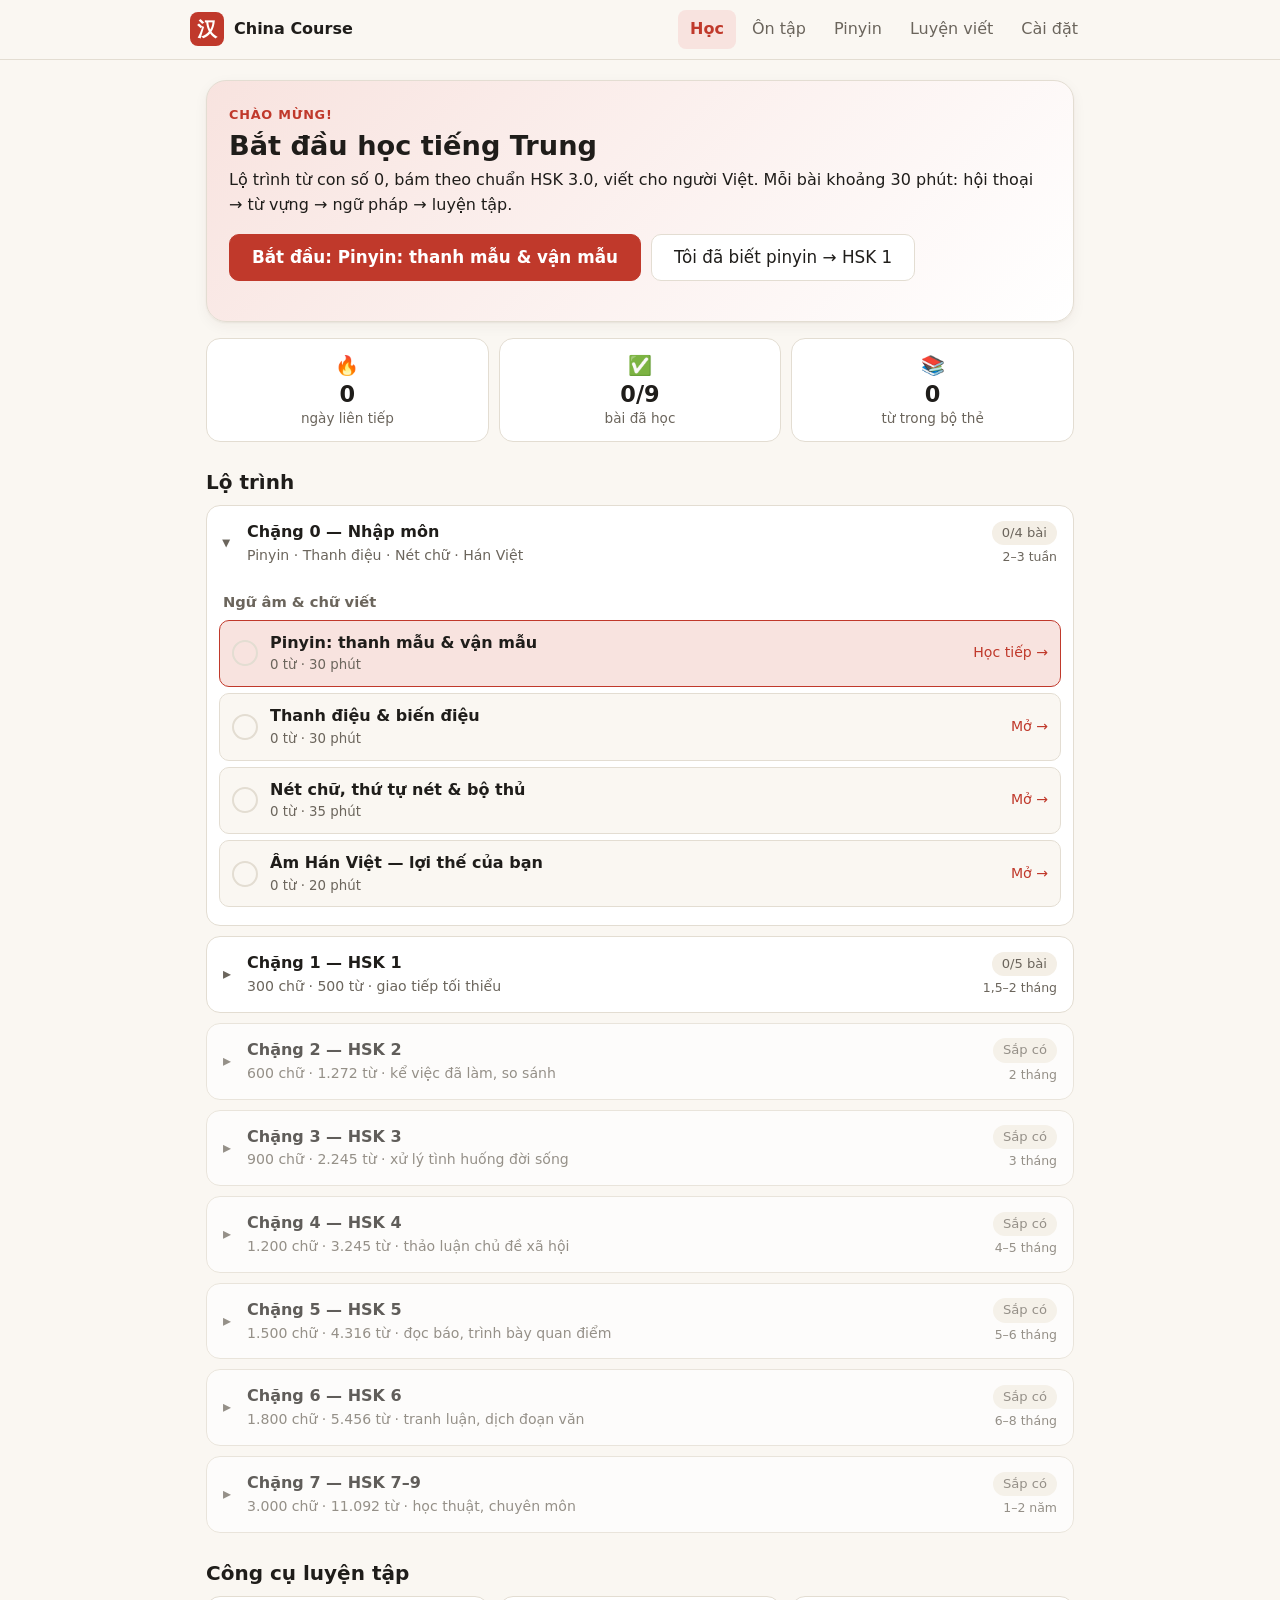
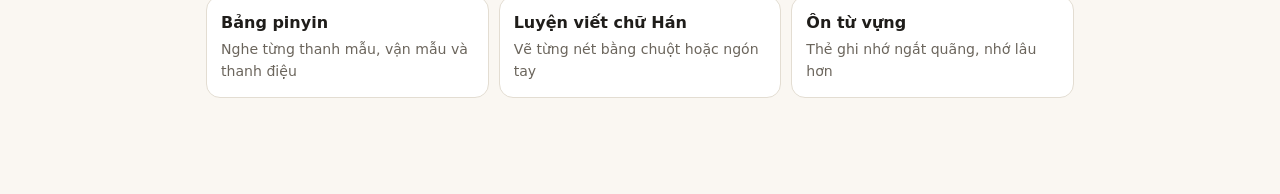
<file: index.html>
<!doctype html>
<html lang="vi">
<head>
  <meta charset="utf-8">
  <meta name="viewport" content="width=device-width, initial-scale=1">
  <title>China Course — Học tiếng Trung</title>
  <meta http-equiv="refresh" content="0; url=app/">
  <link rel="canonical" href="app/">
</head>
<body>
  <p>Đang chuyển đến <a href="app/">ứng dụng học tiếng Trung</a>…</p>
</body>
</html>
</file>
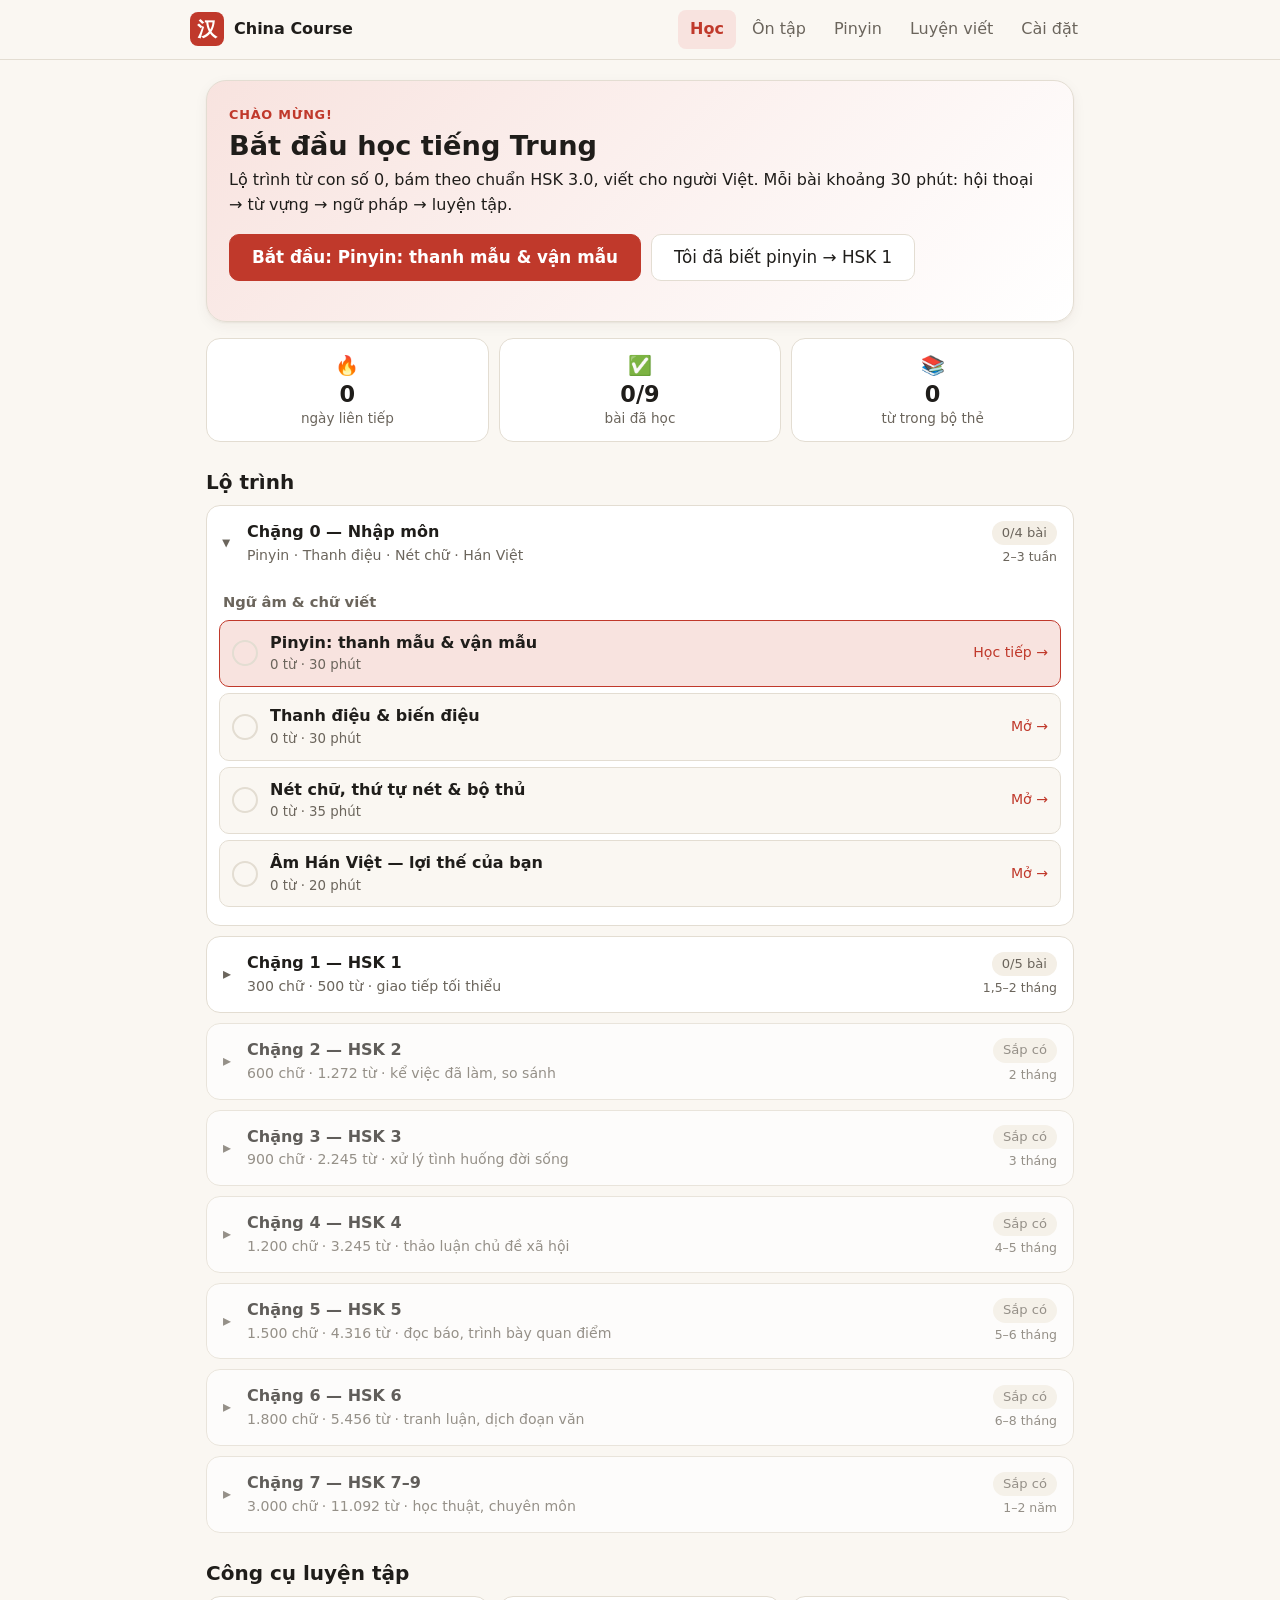
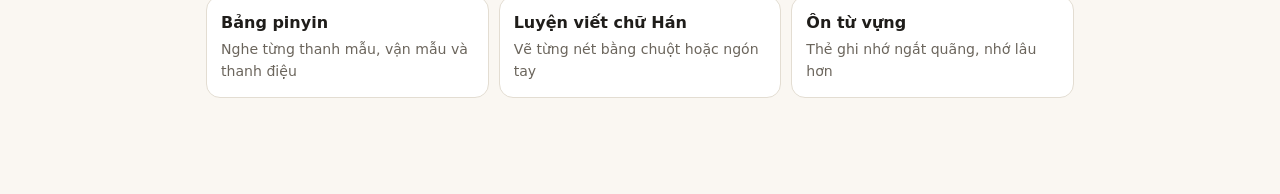
<file: app/index.html>
<!doctype html>
<html lang="vi">
<head>
  <meta charset="utf-8">
  <meta name="viewport" content="width=device-width, initial-scale=1, viewport-fit=cover">
  <title>China Course — Học tiếng Trung</title>
  <meta name="description" content="Lộ trình học tiếng Trung cho người Việt, bám theo HSK 3.0: bài học, nghe đọc, ôn từ vựng, luyện viết chữ Hán.">
  <meta name="theme-color" content="#c0392b">
  <link rel="icon" href="data:image/svg+xml,%3Csvg xmlns='http://www.w3.org/2000/svg' viewBox='0 0 64 64'%3E%3Crect width='64' height='64' rx='12' fill='%23c0392b'/%3E%3Ctext x='32' y='46' font-size='38' text-anchor='middle' fill='white' font-family='sans-serif'%3E汉%3C/text%3E%3C/svg%3E">
  <link rel="stylesheet" href="style.css">
</head>
<body data-py="1" data-vi="1">
  <a class="skip" href="#app">Bỏ qua điều hướng</a>

  <header class="topbar">
    <a class="brand" href="#hoc" aria-label="China Course — trang chủ"><span class="seal" aria-hidden="true">汉</span><span>China Course</span></a>
    <nav class="topnav" aria-label="Chính">
      <a href="#hoc" data-route="home">Học</a>
      <a href="#on-tap" data-route="review">Ôn tập <span class="due-badge" hidden></span></a>
      <a href="#pinyin" data-route="pinyin">Pinyin</a>
      <a href="#luyen-viet" data-route="write">Luyện viết</a>
      <a href="#cai-dat" data-route="settings">Cài đặt</a>
    </nav>
  </header>

  <main id="app" tabindex="-1">
    <noscript><p style="padding:24px">Ứng dụng cần JavaScript để chạy. Hãy bật JavaScript trong trình duyệt.</p></noscript>
  </main>

  <nav class="tabbar" aria-label="Chính (điện thoại)">
    <a href="#hoc" data-route="home"><svg viewBox="0 0 24 24" aria-hidden="true"><path d="M4 5a2 2 0 012-2h13v15H6a2 2 0 00-2 2V5z" fill="none" stroke="currentColor" stroke-width="2" stroke-linejoin="round"/><path d="M8 7h7M8 11h5" stroke="currentColor" stroke-width="2" stroke-linecap="round"/><path d="M4 20a2 2 0 002 2h13" fill="none" stroke="currentColor" stroke-width="2" stroke-linecap="round"/></svg><span>Học</span></a>
    <a href="#on-tap" data-route="review"><svg viewBox="0 0 24 24" aria-hidden="true"><rect x="3" y="7" width="14" height="12" rx="2" fill="none" stroke="currentColor" stroke-width="2"/><path d="M7 4h12a2 2 0 012 2v10" fill="none" stroke="currentColor" stroke-width="2" stroke-linecap="round"/></svg><span>Ôn tập</span><i class="due-badge" hidden></i></a>
    <a href="#pinyin" data-route="pinyin"><svg viewBox="0 0 24 24" aria-hidden="true"><path d="M4 5h16v11H10l-4 4v-4H4z" fill="none" stroke="currentColor" stroke-width="2" stroke-linejoin="round"/><path d="M9 11h6" stroke="currentColor" stroke-width="2" stroke-linecap="round"/></svg><span>Pinyin</span></a>
    <a href="#luyen-viet" data-route="write"><svg viewBox="0 0 24 24" aria-hidden="true"><path d="M4 20l1-4L16.5 4.5a2 2 0 012.8 0l.2.2a2 2 0 010 2.8L8 19l-4 1z" fill="none" stroke="currentColor" stroke-width="2" stroke-linejoin="round"/></svg><span>Viết</span></a>
    <a href="#cai-dat" data-route="settings"><svg viewBox="0 0 24 24" aria-hidden="true"><path d="M4 7h10M18 7h2M4 17h2M10 17h10" stroke="currentColor" stroke-width="2" stroke-linecap="round"/><circle cx="16" cy="7" r="2" fill="none" stroke="currentColor" stroke-width="2"/><circle cx="8" cy="17" r="2" fill="none" stroke="currentColor" stroke-width="2"/></svg><span>Cài đặt</span></a>
  </nav>

  <div id="toast" class="toast" role="status" aria-live="polite" hidden></div>
  <div id="modal" hidden></div>

  <script src="js/core.js"></script>
  <script src="content/pinyin.js"></script>
  <script src="content/stage0.js"></script>
  <script src="content/hsk1.js"></script>
  <script src="content/course.js"></script>
  <script src="js/views.js"></script>
  <script src="js/main.js"></script>
</body>
</html>
</file>
<file: app/style.css>
:root {
  --bg: #faf7f2;
  --surface: #ffffff;
  --surface-2: #f4efe6;
  --text: #1f1d1a;
  --muted: #6b655c;
  --border: #e3ddd2;
  --accent: #c0392b;
  --accent-ink: #ffffff;
  --accent-soft: #f8e3df;
  --ok: #2e7d4f;
  --ok-soft: #e1f2e8;
  --warn: #9a6b00;
  --warn-soft: #fbf0d3;
  --bad: #c0392b;
  --bad-soft: #f8e3df;
  --orange: #e08a1e;
  --blue: #2a6fb0;
  --radius: 14px;
  --shadow: 0 1px 2px rgba(60, 40, 20, .06), 0 4px 14px rgba(60, 40, 20, .05);
  --zh: "PingFang SC", "Hiragino Sans GB", "Noto Sans SC", "Microsoft YaHei", "Source Han Sans SC", sans-serif;
  --sans: system-ui, -apple-system, "Segoe UI", Roboto, "Helvetica Neue", sans-serif;
  color-scheme: light;
}

@media (prefers-color-scheme: dark) {
  :root:not([data-theme="light"]) {
    --bg: #171614; --surface: #22201d; --surface-2: #2b2824; --text: #f1ece4; --muted: #a79f93;
    --border: #3a3631; --accent: #e0645a; --accent-ink: #1a0b09; --accent-soft: #4a2622;
    --ok: #6cc08b; --ok-soft: #1f3a2a; --warn: #e3b64f; --warn-soft: #3d3216;
    --bad: #ef7f74; --bad-soft: #4a2622; --orange: #f0a74a; --blue: #6aa9e6;
    --shadow: 0 1px 2px rgba(0, 0, 0, .4); color-scheme: dark;
  }
}
:root[data-theme="dark"] {
  --bg: #171614; --surface: #22201d; --surface-2: #2b2824; --text: #f1ece4; --muted: #a79f93;
  --border: #3a3631; --accent: #e0645a; --accent-ink: #1a0b09; --accent-soft: #4a2622;
  --ok: #6cc08b; --ok-soft: #1f3a2a; --warn: #e3b64f; --warn-soft: #3d3216;
  --bad: #ef7f74; --bad-soft: #4a2622; --orange: #f0a74a; --blue: #6aa9e6;
  --shadow: 0 1px 2px rgba(0, 0, 0, .4); color-scheme: dark;
}

* { box-sizing: border-box; }
html { -webkit-text-size-adjust: 100%; }
body {
  margin: 0;
  background: var(--bg);
  color: var(--text);
  font: 16px/1.55 var(--sans);
  padding-bottom: env(safe-area-inset-bottom);
}
body.noscroll { overflow: hidden; }
[hidden] { display: none !important; }
a { color: inherit; }
h1, h2, h3, h4 { line-height: 1.25; margin: 0 0 .5em; }
h1 { font-size: 1.7rem; }
h2 { font-size: 1.25rem; margin-top: 1.6em; }
h3 { font-size: 1.05rem; }
h4 { font-size: .95rem; margin: 1em 0 .4em; color: var(--muted); text-transform: uppercase; letter-spacing: .03em; }
p { margin: 0 0 .8em; }
.muted { color: var(--muted); }
:lang(zh), [lang="zh"], .zh { font-family: var(--zh); }
code { background: var(--surface-2); padding: 1px 5px; border-radius: 4px; }
small { color: var(--muted); }

.skip { position: absolute; left: -999px; top: 0; background: var(--accent); color: var(--accent-ink); padding: 8px 12px; z-index: 100; }
.skip:focus { left: 8px; top: 8px; }

button, select, input { font: inherit; color: inherit; }
button { cursor: pointer; }
:focus-visible { outline: 3px solid var(--accent); outline-offset: 2px; }
button:disabled { cursor: not-allowed; opacity: .55; }

/* ---------- Khung chính ---------- */
.topbar {
  position: sticky; top: 0; z-index: 20;
  display: flex; align-items: center; justify-content: space-between; gap: 16px;
  padding: 10px max(16px, calc((100vw - 900px) / 2));
  background: color-mix(in srgb, var(--bg) 92%, transparent);
  backdrop-filter: blur(8px);
  border-bottom: 1px solid var(--border);
}
.brand { display: flex; align-items: center; gap: 10px; text-decoration: none; font-weight: 700; }
.seal {
  display: grid; place-items: center; width: 34px; height: 34px; border-radius: 8px;
  background: var(--accent); color: var(--accent-ink); font: 700 20px/1 var(--zh);
}
.topnav { display: flex; gap: 4px; }
.topnav a {
  text-decoration: none; padding: 7px 12px; border-radius: 8px; color: var(--muted); font-weight: 500;
}
.topnav a:hover { background: var(--surface-2); color: var(--text); }
.topnav a[aria-current="page"] { background: var(--accent-soft); color: var(--accent); font-weight: 600; }
.due-badge {
  display: inline-block; min-width: 20px; padding: 0 6px; border-radius: 10px; background: var(--accent); color: var(--accent-ink);
  font: 700 12px/20px var(--sans); text-align: center; font-style: normal; margin-left: 4px;
}

main { max-width: 900px; margin: 0 auto; padding: 20px 16px 96px; outline: none; }

.tabbar { display: none; }

@media (max-width: 720px) {
  .topnav { display: none; }
  .tabbar {
    display: grid; grid-template-columns: repeat(5, 1fr);
    position: fixed; left: 0; right: 0; bottom: 0; z-index: 30;
    background: var(--surface); border-top: 1px solid var(--border);
    padding-bottom: env(safe-area-inset-bottom);
  }
  .tabbar a {
    position: relative; display: flex; flex-direction: column; align-items: center; gap: 2px;
    padding: 8px 0 7px; text-decoration: none; color: var(--muted); font-size: .72rem;
  }
  .tabbar svg { width: 22px; height: 22px; }
  .tabbar a[aria-current="page"] { color: var(--accent); font-weight: 600; }
  .tabbar .due-badge { position: absolute; top: 3px; left: calc(50% + 6px); min-width: 17px; font-size: 11px; line-height: 17px; padding: 0 4px; }
  h1 { font-size: 1.45rem; }
}

/* ---------- Nút & điều khiển ---------- */
.btn {
  display: inline-flex; align-items: center; justify-content: center; gap: 6px;
  padding: 9px 16px; border-radius: 10px; border: 1px solid var(--border);
  background: var(--surface); text-decoration: none; font-weight: 500; line-height: 1.3;
}
.btn:hover { border-color: var(--accent); }
.btn.primary { background: var(--accent); border-color: var(--accent); color: var(--accent-ink); font-weight: 600; }
.btn.primary:hover { filter: brightness(1.06); }
.btn.big { padding: 12px 22px; font-size: 1.05rem; }
.btn.small { padding: 5px 10px; font-size: .88rem; }
.btn.danger { color: var(--bad); border-color: var(--bad); }
.linkish { background: none; border: 0; color: var(--muted); text-decoration: underline; padding: 6px 0; }
.say {
  flex: none; display: inline-grid; place-items: center; width: 38px; height: 38px; border-radius: 50%;
  border: 1px solid var(--border); background: var(--surface); color: var(--accent);
}
.say:hover, .say.playing { background: var(--accent); color: var(--accent-ink); border-color: var(--accent); }
.say.big { width: 48px; height: 48px; }
.say.inline { width: 30px; height: 30px; vertical-align: middle; }
.inline-ic { display: inline-block; vertical-align: -5px; color: var(--accent); }
.actions-row { display: flex; flex-wrap: wrap; gap: 8px; align-items: center; margin: 0 0 14px; }
.actions-row.center { justify-content: center; }
.hero-actions { display: flex; flex-wrap: wrap; gap: 10px; margin: 16px 0; }
.chips-row { display: flex; flex-wrap: wrap; gap: 8px; margin: 10px 0 14px; }
.chip {
  padding: 5px 14px; border-radius: 999px; border: 1px solid var(--border); background: var(--surface); font-size: .9rem;
}
.chip[aria-pressed="true"] { background: var(--accent-soft); border-color: var(--accent); color: var(--accent); font-weight: 600; }
.pill {
  display: inline-block; padding: 2px 10px; border-radius: 999px; background: var(--surface-2); color: var(--muted);
  font-size: .82rem; white-space: nowrap;
}
.pill.ok { background: var(--ok-soft); color: var(--ok); font-weight: 600; }

.callout {
  border-radius: var(--radius); padding: 12px 16px; margin: 14px 0; border: 1px solid var(--border); background: var(--surface-2);
}
.callout p { margin: 4px 0 0; }
.callout.tip { background: var(--accent-soft); border-color: transparent; }
.callout.warn { background: var(--warn-soft); border-color: transparent; }
.callout.ok { background: var(--ok-soft); border-color: transparent; }

.bar { height: 6px; background: var(--surface-2); border-radius: 3px; overflow: hidden; }
.bar > i { display: block; height: 100%; background: var(--accent); transition: width .25s; }
.bar.slim { height: 5px; flex: 1; }

.table-wrap { overflow-x: auto; margin: 10px 0 14px; border: 1px solid var(--border); border-radius: 10px; background: var(--surface); }
table { border-collapse: collapse; width: 100%; font-size: .95rem; }
th, td { padding: 8px 12px; text-align: left; border-bottom: 1px solid var(--border); vertical-align: top; }
th { background: var(--surface-2); font-weight: 600; white-space: nowrap; }
tr:last-child td { border-bottom: 0; }
td { font-family: var(--zh), var(--sans); }

.page h1 { margin-bottom: .3em; }
.empty { text-align: center; padding: 40px 16px; background: var(--surface); border: 1px dashed var(--border); border-radius: var(--radius); }
.empty .big { font-size: 3rem; margin: 0; }

/* ---------- Trang chủ ---------- */
.hero {
  background: linear-gradient(135deg, var(--accent-soft), var(--surface));
  border: 1px solid var(--border); border-radius: 20px; padding: 24px 22px; margin-bottom: 16px; box-shadow: var(--shadow);
}
.hero h1 { margin-bottom: .2em; }
.eyebrow { color: var(--accent); font-weight: 700; text-transform: uppercase; letter-spacing: .06em; font-size: .8rem; margin-bottom: 4px; }
.due-card {
  display: flex; align-items: center; gap: 14px; padding: 14px 18px; margin-bottom: 16px; text-decoration: none;
  background: var(--surface); border: 1px solid var(--accent); border-radius: var(--radius);
}
.due-card .due-n {
  display: grid; place-items: center; min-width: 44px; height: 44px; border-radius: 50%; background: var(--accent); color: var(--accent-ink); font-weight: 700; font-size: 1.1rem;
}
.due-card .go { margin-left: auto; color: var(--accent); font-weight: 600; white-space: nowrap; }
.stats { display: grid; grid-template-columns: repeat(3, 1fr); gap: 10px; margin-bottom: 8px; }
.stat {
  display: flex; flex-direction: column; align-items: center; padding: 12px 6px; text-align: center;
  background: var(--surface); border: 1px solid var(--border); border-radius: var(--radius);
}
.stat b { font-size: 1.4rem; line-height: 1.2; }
.stat span:last-child { color: var(--muted); font-size: .85rem; }
.stat-i { font-size: 1.2rem; }

.roadmap h2, .tools h2 { margin-top: 1.4em; }
.stage {
  background: var(--surface); border: 1px solid var(--border); border-radius: var(--radius); margin-bottom: 10px; overflow: hidden;
}
.stage.soon { opacity: .7; }
.stage > summary {
  display: flex; align-items: center; justify-content: space-between; gap: 12px; padding: 14px 16px; cursor: pointer; list-style: none;
}
.stage > summary::-webkit-details-marker { display: none; }
.stage > summary::before { content: "▸"; color: var(--muted); margin-right: 4px; transition: transform .15s; }
.stage[open] > summary::before { transform: rotate(90deg); }
.st-head { flex: 1; min-width: 0; }
.st-title { display: block; font-weight: 700; }
.st-sub { display: block; color: var(--muted); font-size: .88rem; }
.st-meta { display: flex; flex-direction: column; align-items: flex-end; gap: 2px; }
.st-time { color: var(--muted); font-size: .78rem; }
.units { padding: 0 12px 12px; }
.unit { margin-top: 10px; }
.unit.soon { display: flex; justify-content: space-between; align-items: center; padding: 8px 12px; color: var(--muted); font-size: .92rem; }
.u-title { font-weight: 600; font-size: .92rem; color: var(--muted); margin: 0 4px 6px; }
.unit.soon .u-title { margin: 0; }
.lrow {
  display: flex; align-items: center; gap: 12px; padding: 10px 12px; margin-bottom: 6px; border-radius: 10px;
  border: 1px solid var(--border); text-decoration: none; background: var(--bg);
}
.lrow:hover { border-color: var(--accent); }
.lrow.next { border-color: var(--accent); background: var(--accent-soft); }
.lrow .ck {
  flex: none; display: grid; place-items: center; width: 26px; height: 26px; border-radius: 50%; border: 2px solid var(--border); color: #fff;
}
.lrow.done .ck { background: var(--ok); border-color: var(--ok); }
.lrow .lt { flex: 1; min-width: 0; font-weight: 600; }
.lrow .lt small { display: block; font-weight: 400; }
.lrow .go { color: var(--accent); font-size: .88rem; white-space: nowrap; }
.tool-grid { display: grid; grid-template-columns: repeat(3, 1fr); gap: 10px; }
.tool {
  display: flex; flex-direction: column; gap: 4px; padding: 14px; text-decoration: none; background: var(--surface);
  border: 1px solid var(--border); border-radius: var(--radius);
}
.tool:hover { border-color: var(--accent); }
.tool span { color: var(--muted); font-size: .88rem; }
@media (max-width: 720px) { .tool-grid { grid-template-columns: 1fr; } .st-meta { display: none; } }

/* ---------- Bài học ---------- */
.crumb { color: var(--muted); font-size: .85rem; margin-bottom: 6px; }
.crumb a { text-decoration: none; color: var(--accent); }
.steps { display: flex; gap: 6px; list-style: none; padding: 0; margin: 12px 0 8px; overflow-x: auto; scrollbar-width: none; }
.steps::-webkit-scrollbar { display: none; }
.step {
  flex: none; width: 34px; height: 34px; border-radius: 50%; border: 1px solid var(--border); background: var(--surface); font-weight: 600; font-size: .9rem; color: var(--muted);
}
.step.past { background: var(--ok-soft); border-color: transparent; color: var(--ok); }
.step.cur { background: var(--accent); border-color: var(--accent); color: var(--accent-ink); }
.step-body { margin-top: 18px; }
.step-title { margin-top: 0; font-size: 1.3rem; }
.step-nav { display: flex; justify-content: space-between; gap: 10px; margin: 24px 0 0; }
.checklist { list-style: none; padding: 0; }
.checklist li { padding: 8px 0 8px 30px; position: relative; border-bottom: 1px solid var(--border); }
.checklist li::before { content: "✓"; position: absolute; left: 6px; color: var(--ok); font-weight: 700; }

/* Hội thoại */
body[data-py="0"] .py { display: none; }
body[data-vi="0"] .dlg .vi:not(.shown) { filter: blur(6px); cursor: pointer; user-select: none; }
.dlg { background: var(--surface); border: 1px solid var(--border); border-radius: var(--radius); padding: 14px; margin-bottom: 14px; }
.dlg header { display: flex; align-items: center; justify-content: space-between; gap: 10px; margin-bottom: 8px; }
.dlg h3 { margin: 0; }
.dlg ol { list-style: none; padding: 0; margin: 0; }
.line { display: flex; align-items: center; gap: 12px; padding: 10px 8px; border-radius: 10px; }
.line + .line { border-top: 1px dashed var(--border); }
.line.speaking, .vitem.speaking { background: var(--accent-soft); }
.sp {
  flex: none; min-width: 34px; text-align: center; padding: 2px 8px; border-radius: 999px; background: var(--surface-2); color: var(--muted); font-size: .8rem; font-weight: 600;
}
.txt { flex: 1; min-width: 0; }
.txt .zh { font-size: 1.4rem; line-height: 1.4; }
.txt .py { color: var(--accent); font-size: .95rem; }
.txt .vi { color: var(--muted); font-size: .92rem; transition: filter .2s; }

/* Từ vựng */
.vlist { list-style: none; padding: 0; margin: 0 0 12px; display: grid; gap: 10px; }
.vitem { background: var(--surface); border: 1px solid var(--border); border-radius: var(--radius); padding: 12px 14px; }
.v-main { display: flex; align-items: center; gap: 14px; }
.v-zh { font-size: 2rem; min-width: 2.2em; font-family: var(--zh); line-height: 1.2; }
.v-info { flex: 1; min-width: 0; }
.v-line { display: flex; flex-wrap: wrap; align-items: baseline; gap: 8px; }
.v-py { color: var(--accent); font-weight: 600; font-size: 1.05rem; }
.hv { font-size: .78rem; padding: 1px 8px; border-radius: 999px; background: var(--warn-soft); color: var(--warn); }
.pos { font-size: .78rem; color: var(--muted); }
.v-vi { font-weight: 500; }
.v-ex {
  display: block; width: 100%; text-align: left; margin-top: 8px; padding: 8px 10px; border: 0; border-radius: 8px; background: var(--surface-2);
}
.v-ex .zh { display: block; font-size: 1.1rem; }
.v-ex .py { display: block; color: var(--accent); font-size: .85rem; }
.v-ex .vi { display: block; color: var(--muted); font-size: .85rem; }

/* Ngữ pháp */
.gcard { background: var(--surface); border: 1px solid var(--border); border-radius: var(--radius); padding: 16px; margin-bottom: 14px; }
.gcard h3 { display: flex; align-items: center; gap: 10px; }
.gn { display: grid; place-items: center; width: 26px; height: 26px; border-radius: 50%; background: var(--accent); color: var(--accent-ink); font-size: .85rem; }
.structure {
  font-family: var(--zh), var(--sans); font-size: 1.1rem; padding: 10px 14px; margin: 8px 0 12px; border-radius: 10px;
  background: var(--accent-soft); border-left: 4px solid var(--accent);
}
.structure b { color: var(--accent); }
.examples, .mistakes { list-style: none; padding: 0; margin: 0; display: grid; gap: 8px; }
.ex-line {
  display: block; width: 100%; text-align: left; padding: 9px 12px; border: 1px solid var(--border); border-radius: 10px; background: var(--bg);
}
.ex-line:hover { border-color: var(--accent); }
.ex-line .zh { display: block; font-size: 1.2rem; }
.ex-line .py { display: block; color: var(--accent); font-size: .88rem; }
.ex-line .vi { display: block; color: var(--muted); font-size: .88rem; }
.mistakes li { padding: 8px 12px; border-radius: 10px; background: var(--surface-2); }
.mistakes .bad { color: var(--bad); text-decoration: line-through; text-decoration-thickness: 1px; }
.mistakes .good { color: var(--ok); font-weight: 600; }
.mistakes small { display: block; margin-top: 2px; }

/* Bài tập */
.ex-head { display: flex; align-items: center; gap: 12px; color: var(--muted); font-size: .9rem; margin-bottom: 12px; }
.qcard { background: var(--surface); border: 1px solid var(--border); border-radius: var(--radius); padding: 18px; }
.q { font-size: 1.1rem; font-weight: 600; }
.listen-box { display: flex; gap: 10px; align-items: center; margin: 4px 0 14px; }
.opts { display: grid; gap: 10px; }
.opt {
  text-align: left; padding: 12px 16px; border: 2px solid var(--border); border-radius: 12px; background: var(--bg); font-size: 1.05rem;
  font-family: var(--zh), var(--sans);
}
.opt:hover:not(:disabled) { border-color: var(--accent); }
.opt.correct { border-color: var(--ok); background: var(--ok-soft); opacity: 1; }
.opt.wrong { border-color: var(--bad); background: var(--bad-soft); opacity: 1; }
.ord-ans, .ord-bank { display: flex; flex-wrap: wrap; gap: 8px; padding: 10px; border-radius: 12px; min-height: 58px; align-items: center; }
.ord-ans { border: 2px dashed var(--border); margin-bottom: 12px; }
.ord-ans.correct { border: 2px solid var(--ok); background: var(--ok-soft); }
.ord-ans.wrong { border: 2px solid var(--bad); background: var(--bad-soft); }
.ord-bank { background: var(--surface-2); }
.placeholder { color: var(--muted); font-size: .92rem; }
.tok { padding: 8px 14px; border-radius: 10px; border: 1px solid var(--border); background: var(--surface); font-size: 1.3rem; font-family: var(--zh); box-shadow: var(--shadow); }
.tok:hover:not(:disabled) { border-color: var(--accent); }
.ord-actions { display: flex; gap: 10px; justify-content: flex-end; margin-top: 12px; }
.feedback { margin-top: 14px; padding: 12px 16px; border-radius: 12px; }
.feedback p { margin: 4px 0 0; }
.feedback.ok { background: var(--ok-soft); color: var(--ok); }
.feedback.no { background: var(--bad-soft); color: var(--bad); }
.feedback.skip { background: var(--surface-2); color: var(--muted); }
.feedback p, .feedback .zh { color: var(--text); }
.feedback .zh { font-size: 1.2rem; font-weight: 600; }
.summary { display: flex; align-items: center; gap: 18px; padding: 18px; border-radius: var(--radius); margin-bottom: 14px; }
.summary.pass { background: var(--ok-soft); }
.summary.retry { background: var(--warn-soft); }
.summary .score { font-size: 2.4rem; font-weight: 800; min-width: 90px; text-align: center; }
.summary p { margin: 2px 0 0; }
.review-list { list-style: none; padding: 0; display: grid; gap: 8px; }
.review-list li { padding: 10px 14px; border: 1px solid var(--border); border-radius: 10px; background: var(--surface); }
.review-list .good { color: var(--ok); font-weight: 600; }

/* ---------- Thẻ ôn ---------- */
.field-row { display: flex; align-items: center; justify-content: space-between; gap: 16px; padding: 10px 0; border-bottom: 1px solid var(--border); }
.field-row small { display: block; }
.field-row select, .field-row input[type="range"] { max-width: 60%; }
select { padding: 8px 10px; border: 1px solid var(--border); border-radius: 8px; background: var(--surface); }
.seg { display: inline-flex; border: 1px solid var(--border); border-radius: 10px; overflow: hidden; }
.seg button { border: 0; background: var(--surface); padding: 8px 14px; }
.seg button + button { border-left: 1px solid var(--border); }
.seg button[aria-checked="true"] { background: var(--accent); color: var(--accent-ink); font-weight: 600; }
.dist { display: flex; height: 12px; border-radius: 6px; overflow: hidden; background: var(--surface-2); margin: 10px 0 6px; }
.d-new { background: var(--border); } .d-learn { background: var(--orange); } .d-ok { background: var(--ok); }
.legend { display: flex; flex-wrap: wrap; gap: 14px; color: var(--muted); font-size: .88rem; }
.dot { display: inline-block; width: 10px; height: 10px; border-radius: 50%; margin-right: 5px; }
.flash {
  display: flex; flex-direction: column; justify-content: center; align-items: center; text-align: center; gap: 8px;
  min-height: 300px; padding: 24px; background: var(--surface); border: 1px solid var(--border); border-radius: 20px; box-shadow: var(--shadow); cursor: pointer;
}
.flash.flipped { cursor: default; }
.f-zh { font-size: 4.5rem; line-height: 1.15; font-family: var(--zh); }
.f-py { font-size: 1.6rem; color: var(--accent); font-weight: 600; }
.f-vi { font-size: 1.5rem; font-weight: 600; }
.f-ex { margin-top: 10px; padding: 10px 14px; background: var(--surface-2); border-radius: 12px; text-align: left; }
.f-ex span { display: block; }
.f-ex .zh { font-size: 1.15rem; } .f-ex .py { color: var(--accent); font-size: .88rem; } .f-ex .vi { color: var(--muted); font-size: .88rem; }
.hint { font-size: .9rem; }
.f-back .hv { display: inline-block; }
.rate { display: flex; justify-content: center; margin-top: 16px; }
.rate.four { display: grid; grid-template-columns: repeat(4, 1fr); gap: 8px; }
.rbtn { padding: 10px 4px; border-radius: 12px; border: 2px solid var(--border); background: var(--surface); display: flex; flex-direction: column; align-items: center; gap: 2px; }
.rbtn small { font-size: .72rem; }
.rbtn.r0 { border-color: var(--bad); color: var(--bad); }
.rbtn.r1 { border-color: var(--orange); color: var(--orange); }
.rbtn.r2 { border-color: var(--ok); color: var(--ok); }
.rbtn.r3 { border-color: var(--blue); color: var(--blue); }
.rbtn:hover { background: var(--surface-2); }
kbd { border: 1px solid var(--border); border-radius: 4px; padding: 0 5px; font-size: .78em; background: var(--surface-2); color: var(--muted); }

/* ---------- Pinyin ---------- */
.chart-group { margin-top: 16px; }
.tiles { display: grid; grid-template-columns: repeat(auto-fill, minmax(92px, 1fr)); gap: 8px; }
.tile {
  position: relative; display: flex; flex-direction: column; align-items: center; gap: 2px; padding: 10px 4px; border-radius: 12px;
  border: 1px solid var(--border); background: var(--surface);
}
.tile b { font-size: 1.5rem; line-height: 1.1; }
.tile .ex { font-size: .8rem; color: var(--muted); }
.tile .ex span { font-family: var(--zh); }
.tile:hover, .tile.playing { border-color: var(--accent); background: var(--accent-soft); }
.tile.asp::after { content: ""; position: absolute; top: 7px; right: 7px; width: 8px; height: 8px; border-radius: 50%; background: var(--orange); }
.tile-dot { display: inline-block; width: 8px; height: 8px; border-radius: 50%; background: var(--orange); }
.legend-note { font-size: .88rem; color: var(--muted); margin-top: 10px; }
.detail { margin-top: 12px; padding: 12px 16px; border-radius: 12px; background: var(--surface-2); min-height: 48px; }
.detail b { font-size: 1.3rem; color: var(--accent); }
.tone-grid { display: grid; grid-template-columns: repeat(auto-fit, minmax(250px, 1fr)); gap: 10px; margin: 10px 0 16px; }
.tone-card { display: flex; gap: 12px; align-items: center; padding: 10px 14px; background: var(--surface); border: 1px solid var(--border); border-radius: 12px; }
.tone-card p { margin: 2px 0 0; font-size: .9rem; }
.tone-card .mark { font-size: 1.3rem; color: var(--accent); }
.tone-svg { flex: none; color: var(--accent); background: var(--surface-2); border-radius: 8px; }
.tone-set { margin-bottom: 10px; }
.tone-row { display: grid; grid-template-columns: repeat(auto-fit, minmax(96px, 1fr)); gap: 8px; }
.tone-btn {
  display: flex; flex-direction: column; align-items: center; gap: 0; padding: 10px 4px; border-radius: 12px; border: 1px solid var(--border); background: var(--surface);
}
.tone-btn .py { color: var(--accent); font-weight: 700; font-size: 1.2rem; }
.tone-btn .zh { font-size: 1.6rem; line-height: 1.3; }
.tone-btn .vi { font-size: .78rem; color: var(--muted); }
.tone-btn:hover, .tone-btn.playing { border-color: var(--accent); background: var(--accent-soft); }
.tone-btn.neutral { border-style: dashed; }

/* ---------- Luyện viết ---------- */
.write-frame { width: 100%; height: min(980px, calc(100vh - 220px)); min-height: 640px; border: 1px solid var(--border); border-radius: var(--radius); background: var(--bg); }
.modal-back { position: fixed; inset: 0; z-index: 60; background: rgba(0, 0, 0, .55); display: grid; place-items: center; padding: 12px; }
.modal { position: relative; width: min(920px, 100%); height: min(900px, calc(100vh - 24px)); background: var(--bg); border-radius: 16px; overflow: hidden; box-shadow: 0 10px 40px rgba(0, 0, 0, .4); }
.modal iframe { width: 100%; height: 100%; border: 0; }
.modal-close {
  position: absolute; top: 8px; right: 8px; z-index: 2; width: 36px; height: 36px; border-radius: 50%; border: 1px solid var(--border); background: var(--surface); font-size: 1.4rem; line-height: 1;
}

/* ---------- Cài đặt ---------- */
.toggle small { margin-top: 2px; }
.switch { position: relative; width: 48px; height: 28px; border-radius: 14px; border: 0; background: var(--border); flex: none; }
.switch i { position: absolute; top: 3px; left: 3px; width: 22px; height: 22px; border-radius: 50%; background: #fff; transition: transform .15s; box-shadow: 0 1px 3px rgba(0, 0, 0, .3); }
.switch[aria-checked="true"] { background: var(--accent); }
.switch[aria-checked="true"] i { transform: translateX(20px); }

/* ---------- Toast ---------- */
.toast {
  position: fixed; left: 50%; bottom: calc(80px + env(safe-area-inset-bottom)); transform: translateX(-50%); z-index: 80;
  max-width: min(520px, calc(100vw - 32px)); padding: 12px 18px; border-radius: 12px; background: var(--text); color: var(--bg); box-shadow: 0 6px 24px rgba(0, 0, 0, .3); font-size: .92rem;
}
@media (min-width: 721px) { .toast { bottom: 24px; } }

@media (max-width: 520px) {
  .txt .zh { font-size: 1.25rem; }
  .f-zh { font-size: 3.6rem; }
  .field-row { flex-wrap: wrap; }
  .field-row select, .field-row input[type="range"] { max-width: 100%; width: 100%; }
  .summary .score { font-size: 1.9rem; min-width: 70px; }
  .rate.four { gap: 6px; }
  .hero { padding: 18px 16px; }
}

@media (prefers-reduced-motion: reduce) {
  * { transition: none !important; animation: none !important; }
}

.export-box { display: grid; gap: 4px; padding: 12px 14px; margin-top: 4px; border: 1px solid var(--border); border-radius: var(--radius); background: var(--surface); }
.export-box textarea { width: 100%; font: .8rem/1.4 ui-monospace, Menlo, Consolas, monospace; padding: 8px; border: 1px solid var(--border); border-radius: 8px; background: var(--bg); color: var(--text); resize: vertical; }
.export-box p { margin: 4px 0 10px; }

/* Vùng an toàn trên điện thoại (khi chạy trong khung xuất bản) */
.topbar { padding-left: max(16px, calc((100vw - 900px) / 2), env(safe-area-inset-left, 0px)); padding-right: max(16px, calc((100vw - 900px) / 2), env(safe-area-inset-right, 0px)); }
main { padding-left: max(16px, env(safe-area-inset-left, 0px)); padding-right: max(16px, env(safe-area-inset-right, 0px)); }
.tabbar { padding-left: env(safe-area-inset-left, 0px); padding-right: env(safe-area-inset-right, 0px); }

/* Thanh trên cùng dính dưới vùng an toàn (tai thỏ/thanh hệ thống); 0 trên trình duyệt thường */
.topbar { top: env(safe-area-inset-top, 0px); }
body::before { content: ""; position: fixed; inset: 0 0 auto; height: env(safe-area-inset-top, 0px); z-index: 21; background: var(--bg); }

.diag { display: grid; gap: 4px; padding: 10px 14px; border: 1px solid var(--border); border-radius: var(--radius); background: var(--surface); margin-bottom: 12px; }
.diag-row { display: flex; justify-content: space-between; gap: 12px; padding: 4px 0; border-bottom: 1px dashed var(--border); font-size: .92rem; }
.diag-row:last-child { border-bottom: 0; }
.diag-row b { text-align: right; }
.okc { color: var(--ok); } .badc { color: var(--bad); }

.toast-link { color: inherit; font-weight: 700; text-decoration: underline; white-space: nowrap; }
</file>
